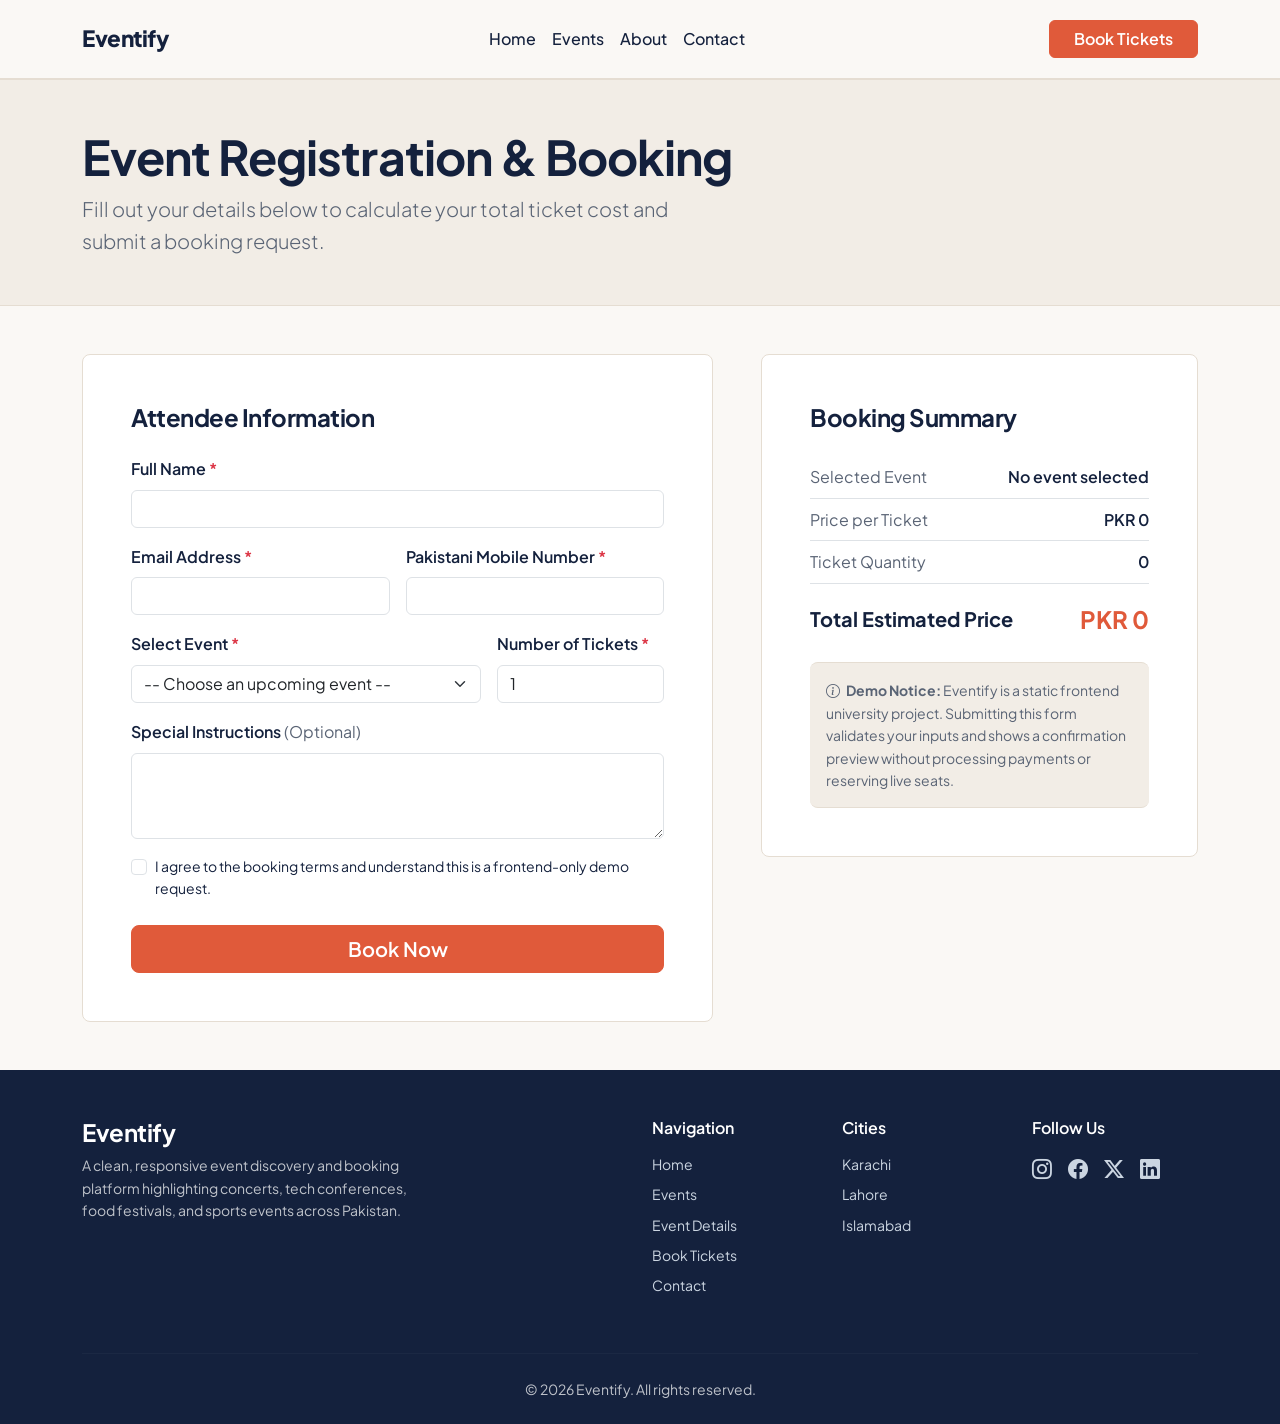
<file: Eventify/booking.html>
<!DOCTYPE html>
<html lang="en">

<head>
  <meta charset="UTF-8">
  <meta name="viewport" content="width=device-width, initial-scale=1.0">
  <title>Book Event Tickets — Eventify</title>
  <link rel="preconnect" href="https://fonts.googleapis.com">
  <link rel="preconnect" href="https://fonts.gstatic.com" crossorigin>
  <link href="https://fonts.googleapis.com/css2?family=Plus+Jakarta+Sans:wght@400;500;600;700;800&display=swap"
    rel="stylesheet">
  <link href="https://cdn.jsdelivr.net/npm/bootstrap@5.3.3/dist/css/bootstrap.min.css" rel="stylesheet">
  <link href="https://cdn.jsdelivr.net/npm/bootstrap-icons@1.11.3/font/bootstrap-icons.min.css" rel="stylesheet">
  <link rel="stylesheet" href="css/style.css">
</head>

<body>

  <header>
    <nav class="navbar navbar-expand-lg navbar-eventify py-3 sticky-top">
      <div class="container">
        <a class="navbar-brand" href="index.html">Eventify</a>
        <button class="navbar-toggler" type="button" data-bs-toggle="collapse" data-bs-target="#mainNavbar"
          aria-controls="mainNavbar" aria-expanded="false" aria-label="Toggle navigation">
          <span class="navbar-toggler-icon"></span>
        </button>
        <div class="collapse navbar-collapse" id="mainNavbar">
          <ul class="navbar-nav mx-auto mb-2 mb-lg-0">
            <li class="nav-item">
              <a class="nav-link" href="index.html">Home</a>
            </li>
            <li class="nav-item">
              <a class="nav-link" href="events.html">Events</a>
            </li>
            <li class="nav-item">
              <a class="nav-link" href="index.html#about">About</a>
            </li>
            <li class="nav-item">
              <a class="nav-link" href="contact.html">Contact</a>
            </li>
          </ul>
          <a href="booking.html" class="btn btn-coral px-4">Book Tickets</a>
        </div>
      </div>
    </nav>
  </header>

  <main>
    <section class="section-sand py-5">
      <div class="container">
        <h1 class="display-5 fw-bold mb-2">Event Registration &amp; Booking</h1>
        <p class="lead text-warm-muted mb-0 col-lg-7">
          Fill out your details below to calculate your total ticket cost and submit a booking request.
        </p>
      </div>
    </section>

    <section class="py-5">
      <div class="container">
        <div class="row g-5">
          <div class="col-lg-7">
            <div id="bookingSuccessAlert" class="alert alert-success d-none mb-4" role="alert">
              <strong>Your ticket has been confirmed!</strong>
            </div>

            <form id="bookingForm" class="info-panel p-4 p-md-5" novalidate>
              <h4 class="fw-bold mb-4">Attendee Information</h4>

              <div class="mb-3">
                <label for="fullName" class="form-label fw-semibold">Full Name <span
                    class="text-danger">*</span></label>
                <input type="text" class="form-control" id="fullName">
                <div class="invalid-feedback">Please enter your full name.</div>
              </div>

              <div class="row g-3 mb-3">
                <div class="col-md-6">
                  <label for="email" class="form-label fw-semibold">Email Address <span
                      class="text-danger">*</span></label>
                  <input type="email" class="form-control" id="email">
                  <div class="invalid-feedback">Please enter a valid email address.</div>
                </div>
                <div class="col-md-6">
                  <label for="phone" class="form-label fw-semibold">Pakistani Mobile Number <span
                      class="text-danger">*</span></label>
                  <input type="tel" class="form-control" id="phone">
                  <div class="invalid-feedback">Enter a valid Pakistani mobile number (e.g. 0300-1234567 or
                    +923001234567).</div>
                </div>
              </div>

              <div class="row g-3 mb-3">
                <div class="col-md-8">
                  <label for="eventSelect" class="form-label fw-semibold">Select Event <span
                      class="text-danger">*</span></label>
                  <select class="form-select" id="eventSelect">
                    <option value="">-- Choose an upcoming event --</option>
                    <option value="Karachi Coastal Music Festival">Karachi Coastal Music Festival (PKR 2,500)</option>
                    <option value="Lahore Tech & AI Summit 2026">Lahore Tech &amp; AI Summit 2026 (PKR 1,800)</option>
                    <option value="Lahore Food Street Carnival">Lahore Food Street Carnival (PKR 1,000)</option>
                    <option value="Karachi Night Sports & Cricket Cup">Karachi Night Sports &amp; Cricket Cup (PKR 1,200)</option>
                    <option value="LUMS Product & Tech Workshop">LUMS Product &amp; Tech Workshop (PKR 1,500)</option>
                    <option value="Islamabad Acoustic Music Mela">Islamabad Acoustic Music Mela (PKR 2,200)</option>
                  </select>
                  <div class="invalid-feedback">Please select an event to continue.</div>
                </div>
                <div class="col-md-4">
                  <label for="ticketCount" class="form-label fw-semibold">Number of Tickets <span
                      class="text-danger">*</span></label>
                  <input type="number" class="form-control" id="ticketCount" min="1" max="5" value="1">
                  <div class="invalid-feedback">Choose between 1 and 5 tickets.</div>
                </div>
              </div>

              <div class="mb-3">
                <label for="instructions" class="form-label fw-semibold">Special Instructions <span
                    class="text-warm-muted fw-normal">(Optional)</span></label>
                <textarea class="form-control" id="instructions" rows="3"></textarea>
              </div>

              <div class="mb-4 form-check">
                <input type="checkbox" class="form-check-input" id="termsCheck">
                <label class="form-check-label small" for="termsCheck">
                  I agree to the booking terms and understand this is a frontend-only demo request.
                </label>
                <div class="invalid-feedback">You must accept the terms and conditions before submitting.</div>
              </div>

              <button type="submit" class="btn btn-coral btn-lg w-100">Book Now</button>
            </form>
          </div>

          <div class="col-lg-5">
            <div class="info-panel p-4 p-md-5">
              <h4 class="fw-bold mb-4">Booking Summary</h4>

              <div class="d-flex justify-content-between py-2 border-bottom">
                <span class="text-warm-muted">Selected Event</span>
                <span id="summaryEvent" class="fw-semibold text-end ms-3">No event selected</span>
              </div>

              <div class="d-flex justify-content-between py-2 border-bottom">
                <span class="text-warm-muted">Price per Ticket</span>
                <span id="summaryPrice" class="fw-semibold">PKR 0</span>
              </div>

              <div class="d-flex justify-content-between py-2 border-bottom">
                <span class="text-warm-muted">Ticket Quantity</span>
                <span id="summaryQuantity" class="fw-semibold">0</span>
              </div>

              <div class="d-flex justify-content-between align-items-center pt-3 mb-4">
                <span class="fs-5 fw-bold">Total Estimated Price</span>
                <span id="summaryTotal" class="fs-4 fw-bold event-price">PKR 0</span>
              </div>

              <div class="section-sand p-3 rounded-3 small text-warm-muted">
                <i class="bi bi-info-circle me-1"></i>
                <strong>Demo Notice:</strong> Eventify is a static frontend university project. Submitting this form
                validates your inputs and shows a confirmation preview without processing payments or reserving live
                seats.
              </div>
            </div>
          </div>
        </div>
      </div>
    </section>
  </main>

  <footer class="footer-eventify pt-5 pb-4">
    <div class="container">
      <div class="row g-4 pb-4">
        <div class="col-lg-4">
          <h4 class="text-white fw-bold mb-2">Eventify</h4>
          <p class="small text-light opacity-75 mb-0">
            A clean, responsive event discovery and booking platform highlighting concerts, tech conferences, food
            festivals, and sports events across Pakistan.
          </p>
        </div>
        <div class="col-6 col-lg-2 offset-lg-2">
          <h6 class="text-white fw-semibold mb-3">Navigation</h6>
          <ul class="list-unstyled small d-grid gap-2">
            <li><a href="index.html">Home</a></li>
            <li><a href="events.html">Events</a></li>
            <li><a href="event-details.html">Event Details</a></li>
            <li><a href="booking.html">Book Tickets</a></li>
            <li><a href="contact.html">Contact</a></li>
          </ul>
        </div>
        <div class="col-6 col-lg-2">
          <h6 class="text-white fw-semibold mb-3">Cities</h6>
          <ul class="list-unstyled small d-grid gap-2">
            <li><a href="events.html">Karachi</a></li>
            <li><a href="events.html">Lahore</a></li>
            <li><a href="events.html">Islamabad</a></li>
          </ul>
        </div>
        <div class="col-lg-2">
          <h6 class="text-white fw-semibold mb-3">Follow Us</h6>
          <div class="d-flex gap-3 fs-5">
            <a href="#" aria-label="Instagram"><i class="bi bi-instagram"></i></a>
            <a href="#" aria-label="Facebook"><i class="bi bi-facebook"></i></a>
            <a href="#" aria-label="Twitter X"><i class="bi bi-twitter-x"></i></a>
            <a href="#" aria-label="LinkedIn"><i class="bi bi-linkedin"></i></a>
          </div>
        </div>
      </div>
      <hr class="footer-divider">
      <div class="text-center small text-light opacity-75 pt-2">
        <p class="mb-0">&copy; 2026 Eventify. All rights reserved.</p>
      </div>
    </div>
  </footer>

  <script src="https://cdn.jsdelivr.net/npm/bootstrap@5.3.3/dist/js/bootstrap.bundle.min.js"></script>
  <script src="js/script.js"></script>
</body>

</html>
</file>
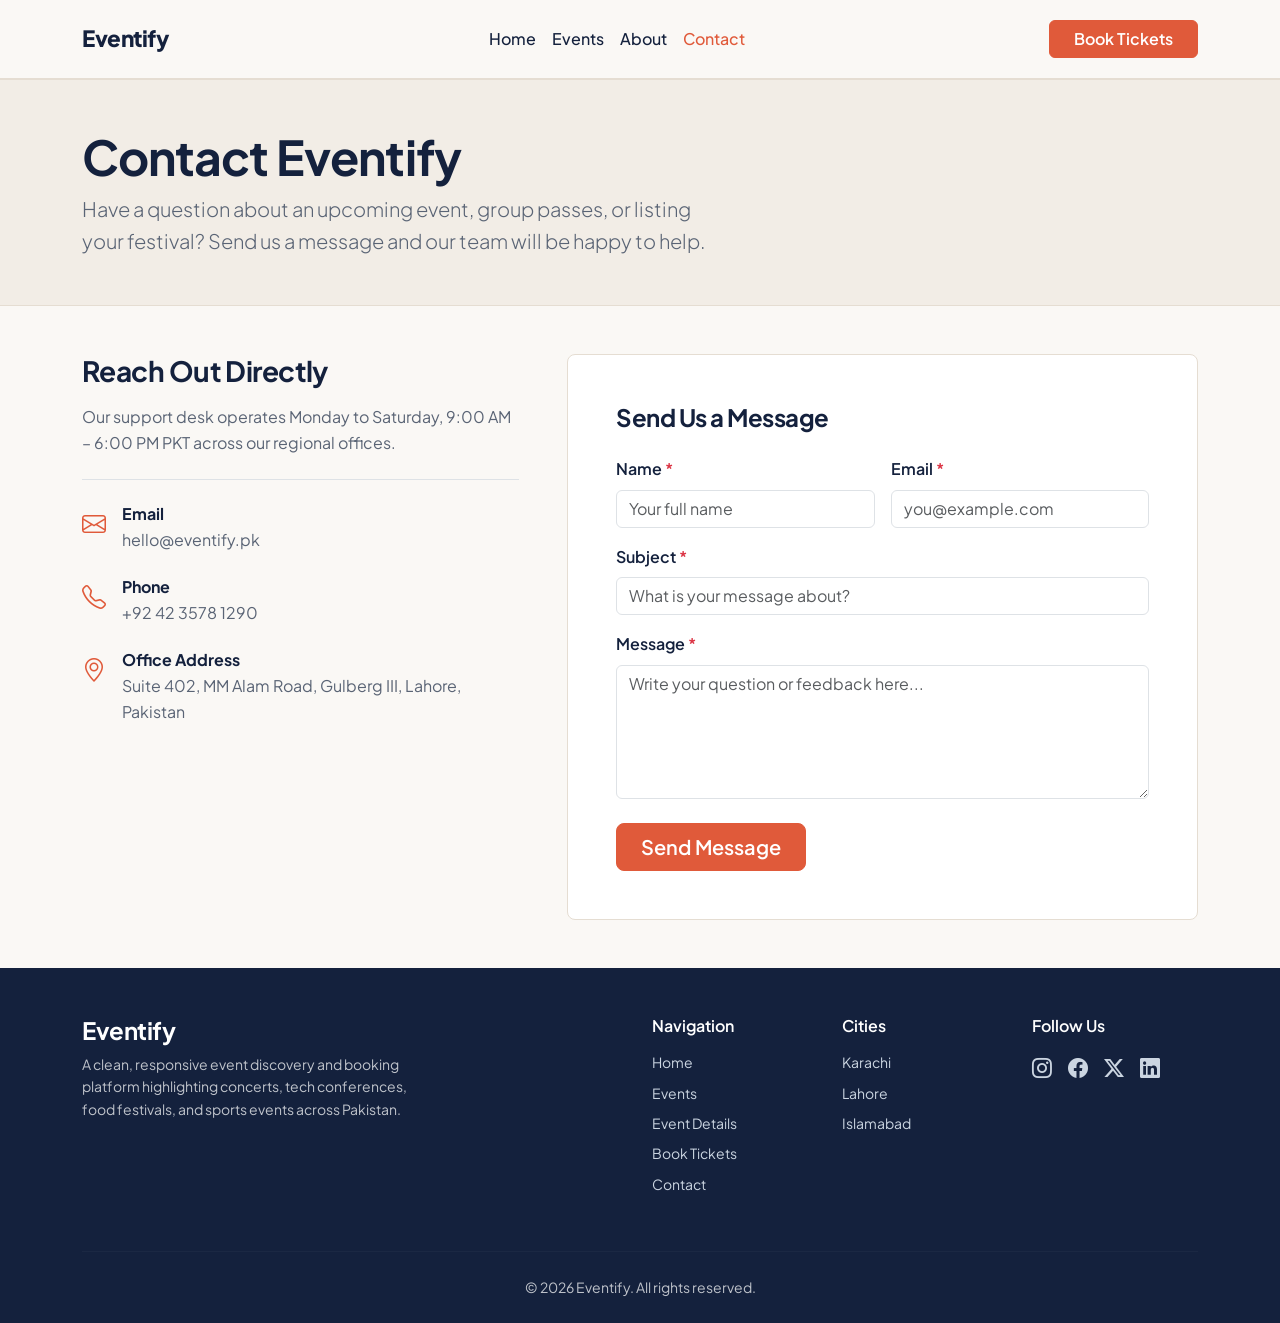
<file: Eventify/contact.html>
<!DOCTYPE html>
<html lang="en">
<head>
  <meta charset="UTF-8">
  <meta name="viewport" content="width=device-width, initial-scale=1.0">
  <title>Contact Us — Eventify</title>
  <link rel="preconnect" href="https://fonts.googleapis.com">
  <link rel="preconnect" href="https://fonts.gstatic.com" crossorigin>
  <link href="https://fonts.googleapis.com/css2?family=Plus+Jakarta+Sans:wght@400;500;600;700;800&display=swap" rel="stylesheet">
  <link href="https://cdn.jsdelivr.net/npm/bootstrap@5.3.3/dist/css/bootstrap.min.css" rel="stylesheet">
  <link href="https://cdn.jsdelivr.net/npm/bootstrap-icons@1.11.3/font/bootstrap-icons.min.css" rel="stylesheet">
  <link rel="stylesheet" href="css/style.css">
</head>
<body>

  <header>
    <nav class="navbar navbar-expand-lg navbar-eventify py-3 sticky-top">
      <div class="container">
        <a class="navbar-brand" href="index.html">Eventify</a>
        <button class="navbar-toggler" type="button" data-bs-toggle="collapse" data-bs-target="#mainNavbar" aria-controls="mainNavbar" aria-expanded="false" aria-label="Toggle navigation">
          <span class="navbar-toggler-icon"></span>
        </button>
        <div class="collapse navbar-collapse" id="mainNavbar">
          <ul class="navbar-nav mx-auto mb-2 mb-lg-0">
            <li class="nav-item">
              <a class="nav-link" href="index.html">Home</a>
            </li>
            <li class="nav-item">
              <a class="nav-link" href="events.html">Events</a>
            </li>
            <li class="nav-item">
              <a class="nav-link" href="index.html#about">About</a>
            </li>
            <li class="nav-item">
              <a class="nav-link active" aria-current="page" href="contact.html">Contact</a>
            </li>
          </ul>
          <a href="booking.html" class="btn btn-coral px-4">Book Tickets</a>
        </div>
      </div>
    </nav>
  </header>

  <main>
    <section class="section-sand py-5">
      <div class="container">
        <h1 class="display-5 fw-bold mb-2">Contact Eventify</h1>
        <p class="lead text-warm-muted mb-0 col-lg-7">
          Have a question about an upcoming event, group passes, or listing your festival? Send us a message and our team will be happy to help.
        </p>
      </div>
    </section>

    <section class="py-5">
      <div class="container">
        <div class="row g-5">
          <div class="col-lg-5">
            <h3 class="fw-bold mb-3">Reach Out Directly</h3>
            <p class="text-warm-muted mb-4">
              Our support desk operates Monday to Saturday, 9:00 AM – 6:00 PM PKT across our regional offices.
            </p>

            <div class="border-top pt-4 mb-4">
              <div class="d-flex align-items-start gap-3 mb-4">
                <i class="bi bi-envelope fs-4 category-icon"></i>
                <div>
                  <h6 class="fw-bold mb-1">Email</h6>
                  <p class="text-warm-muted mb-0">hello@eventify.pk</p>
                </div>
              </div>

              <div class="d-flex align-items-start gap-3 mb-4">
                <i class="bi bi-telephone fs-4 category-icon"></i>
                <div>
                  <h6 class="fw-bold mb-1">Phone</h6>
                  <p class="text-warm-muted mb-0">+92 42 3578 1290</p>
                </div>
              </div>

              <div class="d-flex align-items-start gap-3">
                <i class="bi bi-geo-alt fs-4 category-icon"></i>
                <div>
                  <h6 class="fw-bold mb-1">Office Address</h6>
                  <p class="text-warm-muted mb-0">Suite 402, MM Alam Road, Gulberg III, Lahore, Pakistan</p>
                </div>
              </div>
            </div>
          </div>

          <div class="col-lg-7">
            <div id="contactSuccessAlert" class="alert alert-success d-none mb-4" role="alert">
              <strong>Message sent!</strong> Thank you for contacting Eventify. We have received your inquiry.
            </div>

            <form id="contactForm" class="info-panel p-4 p-md-5" novalidate>
              <h4 class="fw-bold mb-4">Send Us a Message</h4>

              <div class="row g-3 mb-3">
                <div class="col-md-6">
                  <label for="contactName" class="form-label fw-semibold">Name <span class="text-danger">*</span></label>
                  <input type="text" class="form-control" id="contactName" placeholder="Your full name">
                  <div class="invalid-feedback">Please enter your name.</div>
                </div>
                <div class="col-md-6">
                  <label for="contactEmail" class="form-label fw-semibold">Email <span class="text-danger">*</span></label>
                  <input type="email" class="form-control" id="contactEmail" placeholder="you@example.com">
                  <div class="invalid-feedback">Please enter a valid email address.</div>
                </div>
              </div>

              <div class="mb-3">
                <label for="contactSubject" class="form-label fw-semibold">Subject <span class="text-danger">*</span></label>
                <input type="text" class="form-control" id="contactSubject" placeholder="What is your message about?">
                <div class="invalid-feedback">Please enter a subject.</div>
              </div>

              <div class="mb-4">
                <label for="contactMessage" class="form-label fw-semibold">Message <span class="text-danger">*</span></label>
                <textarea class="form-control" id="contactMessage" rows="5" placeholder="Write your question or feedback here..."></textarea>
                <div class="invalid-feedback">Please enter your message.</div>
              </div>

              <button type="submit" class="btn btn-coral btn-lg px-4">Send Message</button>
            </form>
          </div>
        </div>
      </div>
    </section>
  </main>

  <footer class="footer-eventify pt-5 pb-4">
    <div class="container">
      <div class="row g-4 pb-4">
        <div class="col-lg-4">
          <h4 class="text-white fw-bold mb-2">Eventify</h4>
          <p class="small text-light opacity-75 mb-0">
            A clean, responsive event discovery and booking platform highlighting concerts, tech conferences, food festivals, and sports events across Pakistan.
          </p>
        </div>
        <div class="col-6 col-lg-2 offset-lg-2">
          <h6 class="text-white fw-semibold mb-3">Navigation</h6>
          <ul class="list-unstyled small d-grid gap-2">
            <li><a href="index.html">Home</a></li>
            <li><a href="events.html">Events</a></li>
            <li><a href="event-details.html">Event Details</a></li>
            <li><a href="booking.html">Book Tickets</a></li>
            <li><a href="contact.html">Contact</a></li>
          </ul>
        </div>
        <div class="col-6 col-lg-2">
          <h6 class="text-white fw-semibold mb-3">Cities</h6>
          <ul class="list-unstyled small d-grid gap-2">
            <li><a href="events.html">Karachi</a></li>
            <li><a href="events.html">Lahore</a></li>
            <li><a href="events.html">Islamabad</a></li>
          </ul>
        </div>
        <div class="col-lg-2">
          <h6 class="text-white fw-semibold mb-3">Follow Us</h6>
          <div class="d-flex gap-3 fs-5">
            <a href="#" aria-label="Instagram"><i class="bi bi-instagram"></i></a>
            <a href="#" aria-label="Facebook"><i class="bi bi-facebook"></i></a>
            <a href="#" aria-label="Twitter X"><i class="bi bi-twitter-x"></i></a>
            <a href="#" aria-label="LinkedIn"><i class="bi bi-linkedin"></i></a>
          </div>
        </div>
      </div>
      <hr class="footer-divider">
      <div class="text-center small text-light opacity-75 pt-2">
        <p class="mb-0">&copy; 2026 Eventify. All rights reserved.</p>
      </div>
    </div>
  </footer>

  <script src="https://cdn.jsdelivr.net/npm/bootstrap@5.3.3/dist/js/bootstrap.bundle.min.js"></script>
  <script src="js/script.js"></script>
</body>
</html>
</file>
<file: Eventify/css/style.css>
:root {
  --bg-cream: #FAF8F5;
  --bg-sand: #F2EDE6;
  --navy: #14213D;
  --navy-soft: #243559;
  --text-muted-warm: #5A6475;
  --coral: #E05A3A;
  --coral-hover: #C6482A;
  --border-warm: #E5DDD2;
}

body {
  background-color: var(--bg-cream);
  color: var(--navy);
  font-family: "Plus Jakarta Sans", system-ui, -apple-system, "Segoe UI", Roboto, sans-serif;
  line-height: 1.6;
}

h1, h2, h3, h4, h5, .navbar-brand {
  color: var(--navy);
  letter-spacing: -0.02em;
}

.btn-coral {
  background-color: var(--coral);
  border-color: var(--coral);
  color: #FFFFFF;
  font-weight: 600;
  transition: background-color 0.2s ease, border-color 0.2s ease;
}

.btn-coral:hover,
.btn-coral:focus {
  background-color: var(--coral-hover);
  border-color: var(--coral-hover);
  color: #FFFFFF;
}

.btn-outline-navy {
  border-color: var(--navy);
  color: var(--navy);
  font-weight: 600;
  transition: background-color 0.2s ease, color 0.2s ease;
}

.btn-outline-navy:hover,
.btn-outline-navy:focus {
  background-color: var(--navy);
  border-color: var(--navy);
  color: #FFFFFF;
}

.navbar-eventify {
  background-color: var(--bg-cream);
  border-bottom: 1px solid var(--border-warm);
}

.navbar-eventify .navbar-brand {
  font-weight: 800;
  font-size: 1.4rem;
}

.navbar-eventify .nav-link {
  color: var(--navy);
  font-weight: 500;
  padding: 0.5rem 0.9rem;
  transition: color 0.2s ease;
}

.navbar-eventify .nav-link:hover,
.navbar-eventify .nav-link.active {
  color: var(--coral);
}

.section-sand {
  background-color: var(--bg-sand);
  border-top: 1px solid var(--border-warm);
  border-bottom: 1px solid var(--border-warm);
}

.text-warm-muted {
  color: var(--text-muted-warm);
}

.hero-image-frame {
  border-radius: 0.5rem;
  overflow: hidden;
  border: 1px solid var(--border-warm);
  box-shadow: 0 8px 20px rgba(20, 33, 61, 0.08);
}

.hero-image-frame img {
  width: 100%;
  height: 360px;
  object-fit: cover;
  display: block;
}

.event-card {
  background-color: #FFFFFF;
  border: 1px solid var(--border-warm);
  border-radius: 0.5rem;
  overflow: hidden;
  transition: transform 0.2s ease, box-shadow 0.2s ease;
}

.event-card:hover {
  transform: translateY(-4px);
  box-shadow: 0 10px 24px rgba(20, 33, 61, 0.08);
}

.event-card-img {
  width: 100%;
  height: 210px;
  object-fit: cover;
}

.badge-category {
  background-color: var(--bg-sand);
  color: var(--navy);
  font-weight: 600;
  border: 1px solid var(--border-warm);
}

.event-price {
  color: var(--coral);
  font-weight: 700;
}

.category-tile {
  display: block;
  padding: 1.5rem;
  background-color: var(--bg-cream);
  border: 1px solid var(--border-warm);
  border-radius: 0.5rem;
  text-decoration: none;
  color: var(--navy);
  transition: border-color 0.2s ease, background-color 0.2s ease;
}

.category-tile:hover {
  border-color: var(--coral);
  background-color: #FFFFFF;
  color: var(--navy);
}

.category-icon {
  color: var(--coral);
  font-size: 1.5rem;
}

.btn-filter {
  border: 1px solid var(--border-warm);
  background-color: #FFFFFF;
  color: var(--navy);
  font-weight: 500;
}

.btn-filter:hover {
  border-color: var(--navy);
  color: var(--navy);
}

.btn-filter.active {
  background-color: var(--navy);
  border-color: var(--navy);
  color: #FFFFFF;
}

.event-banner-img {
  width: 100%;
  height: 420px;
  object-fit: cover;
  border-radius: 0.5rem;
  border: 1px solid var(--border-warm);
}

.info-panel {
  background-color: #FFFFFF;
  border: 1px solid var(--border-warm);
  border-radius: 0.5rem;
}

.accordion-item {
  border-color: var(--border-warm);
  background-color: #FFFFFF;
}

.accordion-button:not(.collapsed) {
  background-color: var(--bg-sand);
  color: var(--navy);
  box-shadow: none;
}

.accordion-button:focus {
  box-shadow: none;
  border-color: var(--border-warm);
}

.form-control:focus,
.form-select:focus {
  border-color: var(--navy);
  box-shadow: 0 0 0 0.2rem rgba(20, 33, 61, 0.12);
}

.footer-eventify {
  background-color: var(--navy);
  color: #E2E8F0;
}

.footer-eventify a {
  color: #CBD5E1;
  text-decoration: none;
  transition: color 0.2s ease;
}

.footer-eventify a:hover {
  color: var(--coral);
}

.footer-divider {
  border-color: rgba(255, 255, 255, 0.12);
}

@media (max-width: 767.98px) {
  .hero-image-frame img {
    height: 280px;
  }

  .event-banner-img {
    height: 260px;
  }
}
</file>
